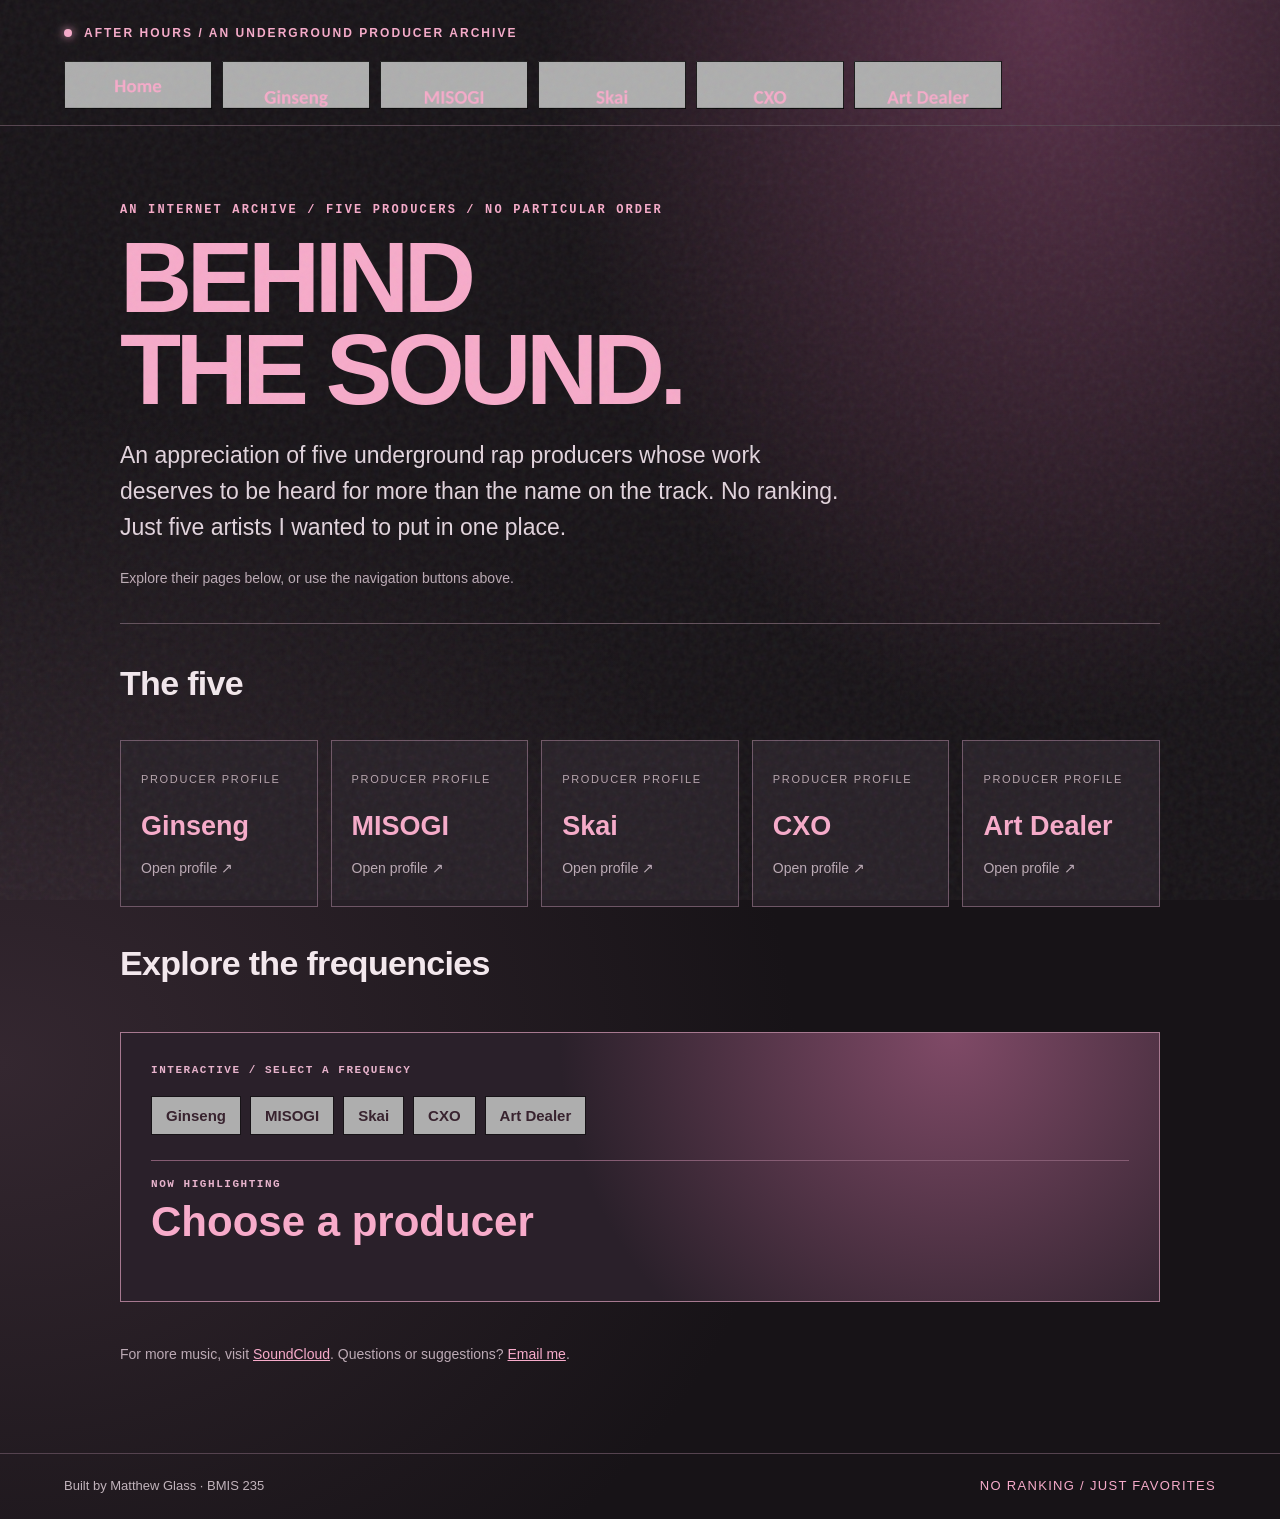
<file: index.html>
<!DOCTYPE html>
<!--
  Author: Matthew Glass
  GU username: mglass2
  Course: BMIS 235 - HTML-3
-->
<html lang="en">
<head>
  <meta charset="utf-8">
  <meta name="author" content="Matthew Glass">
  <meta name="viewport" content="width=device-width, initial-scale=1.0">
  <title>Behind the Sound | Home</title>
  <link rel="stylesheet" href="styles.css">
</head>
<body>
  <header class="site-header">
    <div class="site-id"><span class="light-dot"></span> AFTER HOURS / AN UNDERGROUND PRODUCER ARCHIVE</div>
    <nav aria-label="Producer navigation">
      <a href="index.html"><img src="img/home.png" alt="Home" width="165" height="54"></a>
      <a href="ginseng.html"><img src="img/ginseng.png" alt="Ginseng" width="165" height="54"></a>
      <a href="misogi.html"><img src="img/misogi.png" alt="MISOGI" width="165" height="54"></a>
      <a href="skai.html"><img src="img/skai.png" alt="Skai" width="165" height="54"></a>
      <a href="cxo.html"><img src="img/cxo.png" alt="CXO" width="165" height="54"></a>
      <a href="art-dealer.html"><img src="img/art-dealer.png" alt="Art Dealer" width="165" height="54"></a>
    </nav>
  </header>

  <main>
    <p class="eyebrow">AN INTERNET ARCHIVE / FIVE PRODUCERS / NO PARTICULAR ORDER</p>
    <h1>BEHIND<br>THE SOUND.</h1>
    <p class="lead">An appreciation of five underground rap producers whose work deserves to be heard for more than the name on the track. No ranking. Just five artists I wanted to put in one place.</p>
    <p class="small">Explore their pages below, or use the navigation buttons above.</p>
    <hr class="rule">
    <h2>The five</h2>
    <div class="producer-grid">
      <a class="producer-card" href="ginseng.html"><span class="label">PRODUCER PROFILE</span><strong>Ginseng</strong><span class="small">Open profile ↗</span></a>
      <a class="producer-card" href="misogi.html"><span class="label">PRODUCER PROFILE</span><strong>MISOGI</strong><span class="small">Open profile ↗</span></a>
      <a class="producer-card" href="skai.html"><span class="label">PRODUCER PROFILE</span><strong>Skai</strong><span class="small">Open profile ↗</span></a>
      <a class="producer-card" href="cxo.html"><span class="label">PRODUCER PROFILE</span><strong>CXO</strong><span class="small">Open profile ↗</span></a>
      <a class="producer-card" href="art-dealer.html"><span class="label">PRODUCER PROFILE</span><strong>Art Dealer</strong><span class="small">Open profile ↗</span></a>
    </div>
    <h2>Explore the frequencies</h2>
  <div class="showcase">
    <!-- HTML: five clickable buttons and a details panel -->
    <div class="showcase-inner">
      <div class="showcase-label">INTERACTIVE / SELECT A FREQUENCY</div>
      <div class="showcase-options" aria-label="Choose a producer">
        <button type="button" data-producer="Ginseng" data-page="ginseng.html">Ginseng</button>
        <button type="button" data-producer="MISOGI" data-page="misogi.html">MISOGI</button>
        <button type="button" data-producer="Skai" data-page="skai.html">Skai</button>
        <button type="button" data-producer="CXO" data-page="cxo.html">CXO</button>
        <button type="button" data-producer="Art Dealer" data-page="art-dealer.html">Art Dealer</button>
      </div>
      <div class="showcase-output" aria-live="polite">
        <span class="showcase-sub">NOW HIGHLIGHTING</span>
        <strong class="showcase-name">Choose a producer</strong>
        <a class="showcase-link" href="ginseng.html" hidden>Read producer profile ↗</a>
      </div>
    </div>
    <!-- CSS: scoped to .showcase, so it won't affect other parts of the site -->
    <style>
      .showcase { margin: 42px 0; max-width: 100%; }
      .showcase .showcase-inner { padding: clamp(15px, 3vw, 30px); border: 1px solid #a77990; background: radial-gradient(circle at 80% 0%, #804a67, transparent 45%), #2a202a; min-height: 270px; }
      .showcase .showcase-label, .showcase .showcase-sub { font: 700 11px/1.4 monospace; letter-spacing: .14em; color: #e7b3cc; }
      .showcase .showcase-options { display: flex; flex-wrap: wrap; gap: 9px; margin: 18px 0 25px; }
      .showcase .showcase-options button { font: 700 15px 'Arial Narrow', Arial, sans-serif; background: #aeaeae; color: #38232f; border: 1px solid #171317; padding: 10px 14px; cursor: pointer; border-radius: 0; }
      .showcase .showcase-options button:hover, .showcase .showcase-options button[aria-pressed="true"] { color: #171317; background: #f7abca; }
      .showcase .showcase-output { display: grid; gap: 8px; border-top: 1px solid #855c73; padding-top: 16px; }
      .showcase .showcase-name { font-size: clamp(25px, 4vw, 42px); color: #f7abca; line-height: 1; }
      .showcase .showcase-link { color: #f4d8e5; width: fit-content; font-size: 14px; }
      .showcase .showcase-link[hidden] { display: none; }
    </style>
    <!-- JavaScript: change the highlighted producer on click -->
    <script>
      (function () {
        const box = document.querySelector('.showcase');
        const buttons = box.querySelectorAll('[data-producer]');
        const name = box.querySelector('.showcase-name');
        const link = box.querySelector('.showcase-link');
        buttons.forEach((button) => {
          button.addEventListener('click', () => {
            buttons.forEach((other) => other.setAttribute('aria-pressed', 'false'));
            button.setAttribute('aria-pressed', 'true');
            name.textContent = button.dataset.producer;
            link.href = button.dataset.page;
            link.hidden = false;
          });
        });
      })();
    </script>
  </div>

    <p class="small">For more music, visit <a href="https://soundcloud.com/">SoundCloud</a>. Questions or suggestions? <a href="mailto:mglass2@zagmail.gonzaga.edu">Email me</a>.</p>
  </main>

  <footer>Built by Matthew Glass &middot; BMIS 235 <span>NO RANKING / JUST FAVORITES</span></footer>
</body>
</html>
</file>
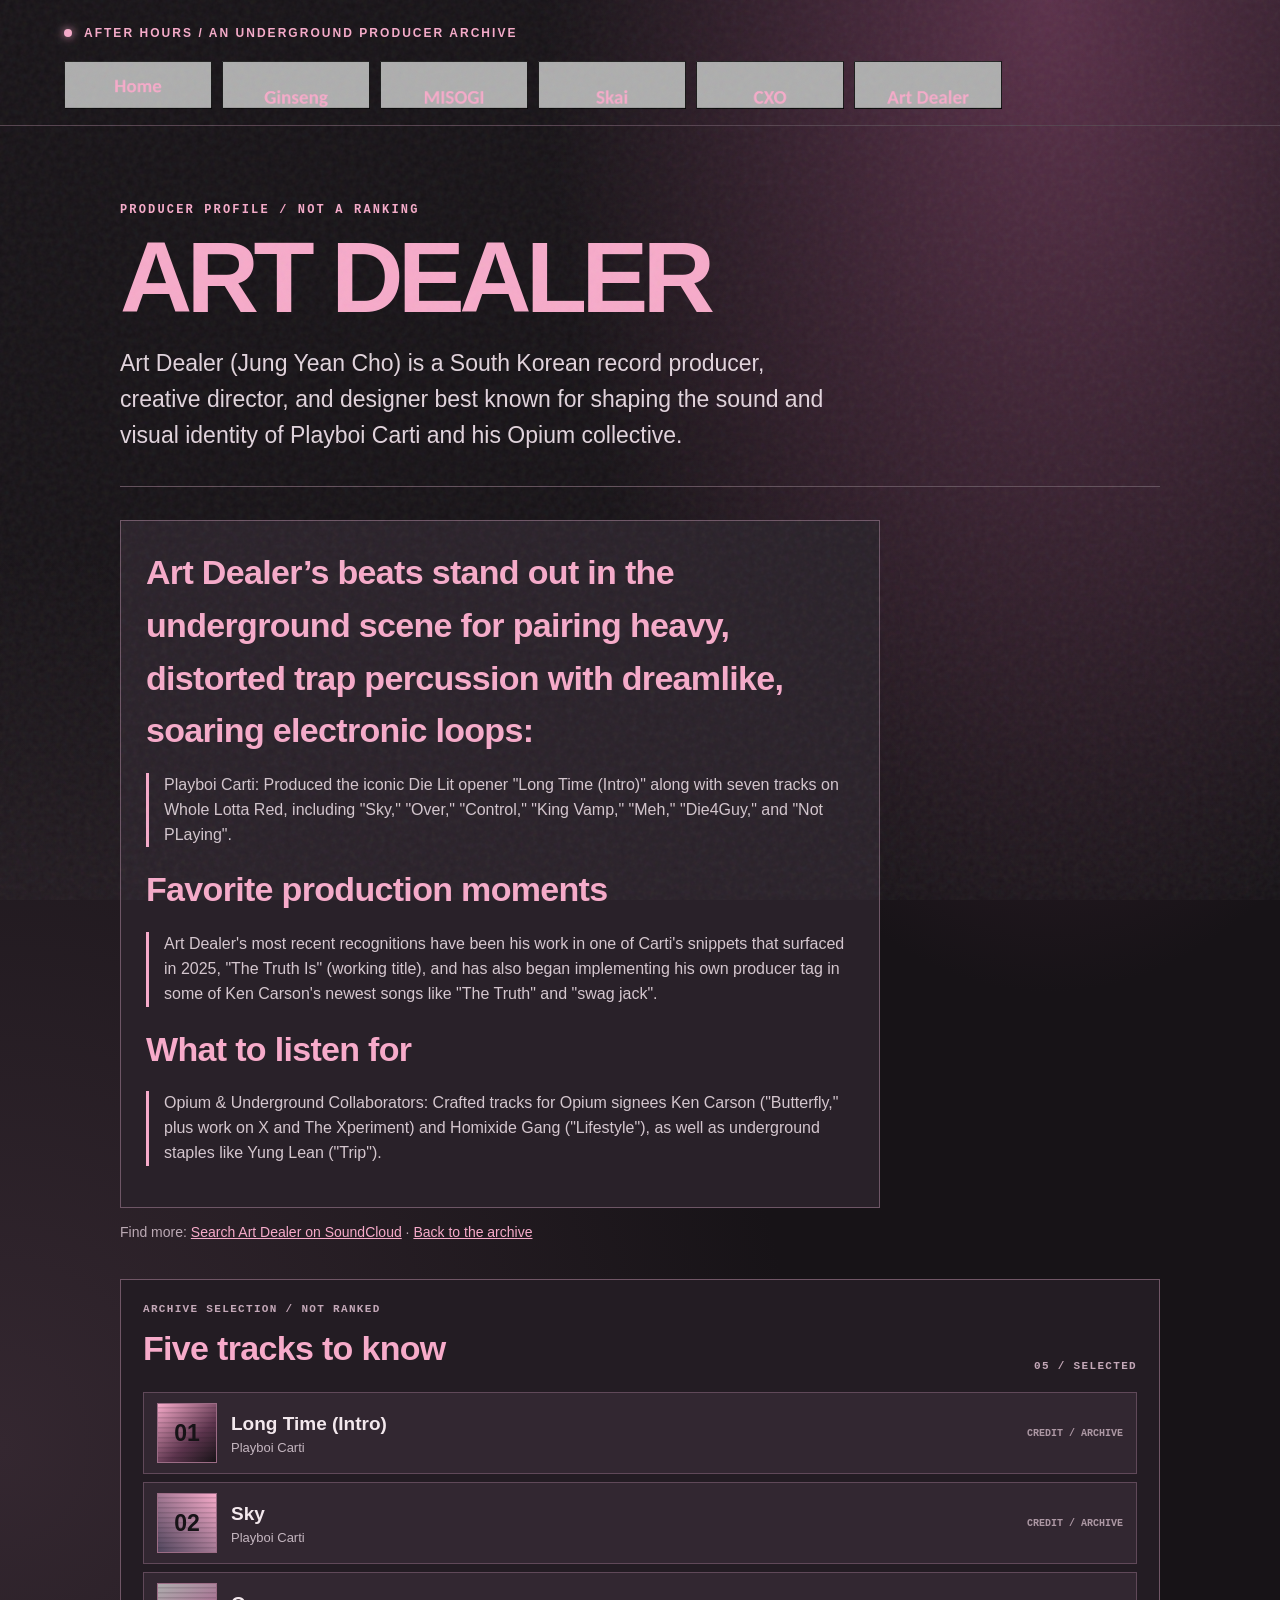
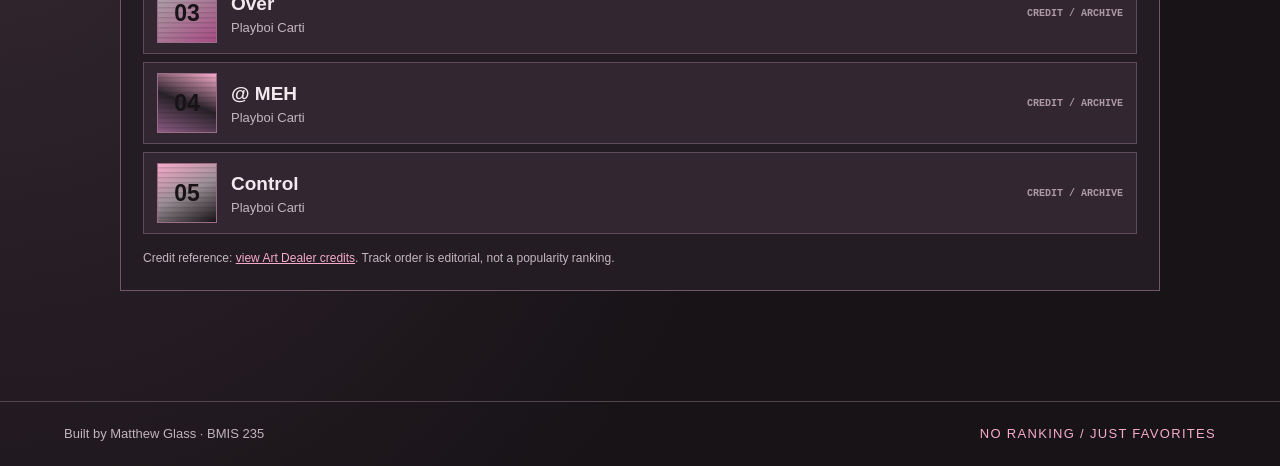
<file: art-dealer.html>
<!DOCTYPE html>
<!--
  Author: Matthew Glass
  GU username: mglass2
  Course: BMIS 235 - HTML-3
-->
<html lang="en">
<head>
  <meta charset="utf-8">
  <meta name="author" content="Matthew Glass">
  <meta name="viewport" content="width=device-width, initial-scale=1.0">
  <title>Art Dealer | Behind the Sound</title>
  <link rel="stylesheet" href="styles.css">
</head>
<body>
  <header class="site-header">
    <div class="site-id"><span class="light-dot"></span> AFTER HOURS / AN UNDERGROUND PRODUCER ARCHIVE</div>
    <nav aria-label="Producer navigation">
      <a href="index.html"><img src="img/home.png" alt="Home" width="165" height="54"></a>
      <a href="ginseng.html"><img src="img/ginseng.png" alt="Ginseng" width="165" height="54"></a>
      <a href="misogi.html"><img src="img/misogi.png" alt="MISOGI" width="165" height="54"></a>
      <a href="skai.html"><img src="img/skai.png" alt="Skai" width="165" height="54"></a>
      <a href="cxo.html"><img src="img/cxo.png" alt="CXO" width="165" height="54"></a>
      <a href="art-dealer.html"><img src="img/art-dealer.png" alt="Art Dealer" width="165" height="54"></a>
    </nav>
  </header>

  <main>
    <p class="eyebrow">PRODUCER PROFILE / NOT A RANKING</p>
    <h1>Art Dealer</h1>
    <p class="lead">Art Dealer (Jung Yean Cho) is a South Korean record producer, creative director, and designer best known for shaping the sound and visual identity of Playboi Carti and his Opium collective.</p>
    <hr class="rule">
    <div class="profile-panel">
      <h2>Art Dealer’s beats stand out in the underground scene for pairing heavy, distorted trap percussion with dreamlike, soaring electronic loops:</h2>
      <p class="fill-in">Playboi Carti: Produced the iconic Die Lit opener "Long Time (Intro)" along with seven tracks on Whole Lotta Red, including "Sky," "Over," "Control," "King Vamp," "Meh," "Die4Guy," and "Not PLaying".</p>
      <h2>Favorite production moments</h2>
      <p class="fill-in">Art Dealer's most recent recognitions have been his work in one of Carti's snippets that surfaced in 2025, "The Truth Is" (working title), and has also began implementing his own producer tag in some of Ken Carson's newest songs like "The Truth" and "swag jack".</p>
      <h2>What to listen for</h2>
      <p class="fill-in">Opium & Underground Collaborators: Crafted tracks for Opium signees Ken Carson ("Butterfly," plus work on X and The Xperiment) and Homixide Gang ("Lifestyle"), as well as underground staples like Yung Lean ("Trip").</p>
    </div>
    <p class="small">Find more: <a href="https://soundcloud.com/search?q=art-dealer" target="_blank" rel="noopener noreferrer">Search Art Dealer on SoundCloud</a> · <a href="index.html">Back to the archive</a></p>
    <!-- Five highlighted tracks for Art Dealer; titles are not a ranking. -->
<section class="track-gallery" aria-label="Five highlighted tracks">
  <div class="track-gallery-heading">
    <div><p class="track-kicker">ARCHIVE SELECTION / NOT RANKED</p><h2>Five tracks to know</h2></div>
    <span class="track-count">05 / SELECTED</span>
  </div>
  <div class="track-list">
    <article class="track-item">
      <div class="track-art track-art-1" aria-hidden="true"><span>01</span></div>
      <div class="track-meta"><strong>Long Time (Intro)</strong><span>Playboi Carti</span></div>
      <span class="track-side">CREDIT / ARCHIVE</span>
    </article>
    <article class="track-item">
      <div class="track-art track-art-2" aria-hidden="true"><span>02</span></div>
      <div class="track-meta"><strong>Sky</strong><span>Playboi Carti</span></div>
      <span class="track-side">CREDIT / ARCHIVE</span>
    </article>
    <article class="track-item">
      <div class="track-art track-art-3" aria-hidden="true"><span>03</span></div>
      <div class="track-meta"><strong>Over</strong><span>Playboi Carti</span></div>
      <span class="track-side">CREDIT / ARCHIVE</span>
    </article>
    <article class="track-item">
      <div class="track-art track-art-4" aria-hidden="true"><span>04</span></div>
      <div class="track-meta"><strong>@ MEH</strong><span>Playboi Carti</span></div>
      <span class="track-side">CREDIT / ARCHIVE</span>
    </article>
    <article class="track-item">
      <div class="track-art track-art-5" aria-hidden="true"><span>05</span></div>
      <div class="track-meta"><strong>Control</strong><span>Playboi Carti</span></div>
      <span class="track-side">CREDIT / ARCHIVE</span>
    </article>
  </div>
  <p class="track-source">Credit reference: <a href="https://readdork.com/credits/art-dealer" target="_blank" rel="noopener noreferrer">view Art Dealer credits</a>. Track order is editorial, not a popularity ranking.</p>
</section>
  </main>

  <footer>Built by Matthew Glass &middot; BMIS 235 <span>NO RANKING / JUST FAVORITES</span></footer>
</body>
</html>
</file>
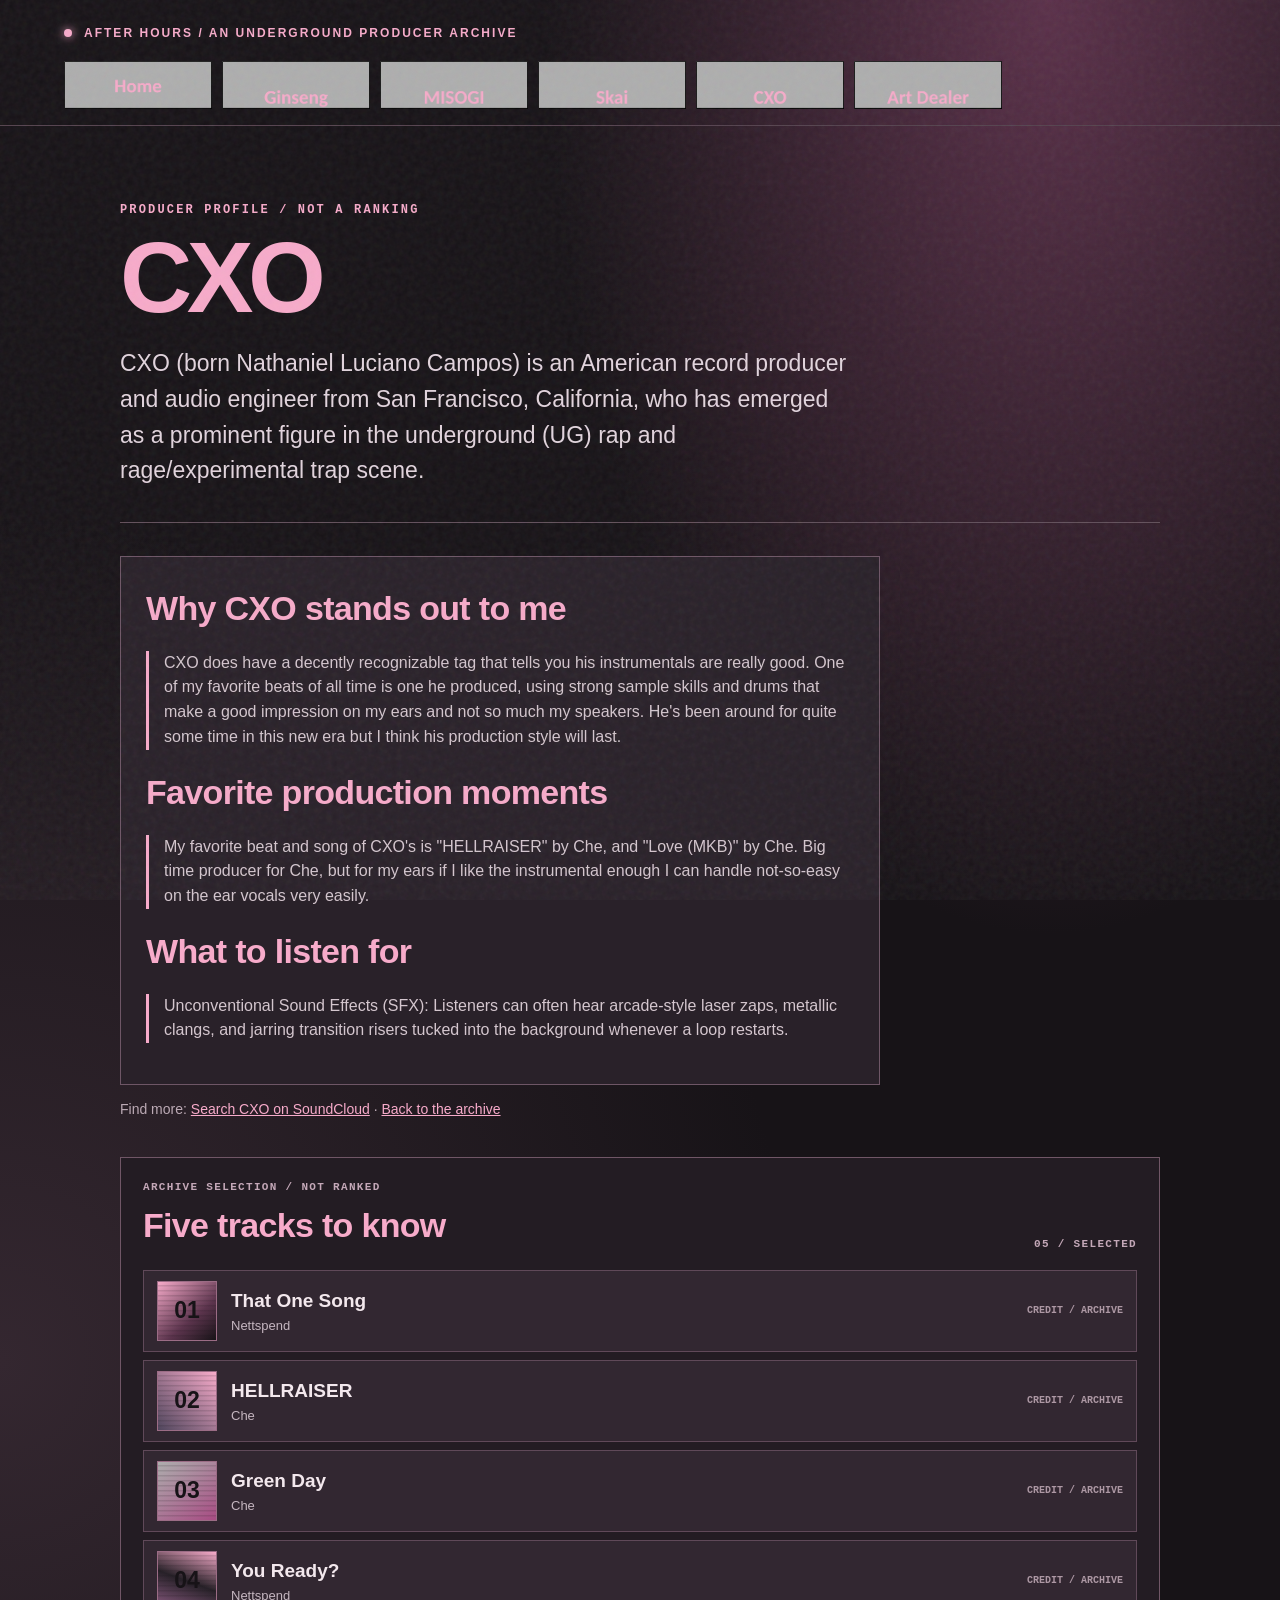
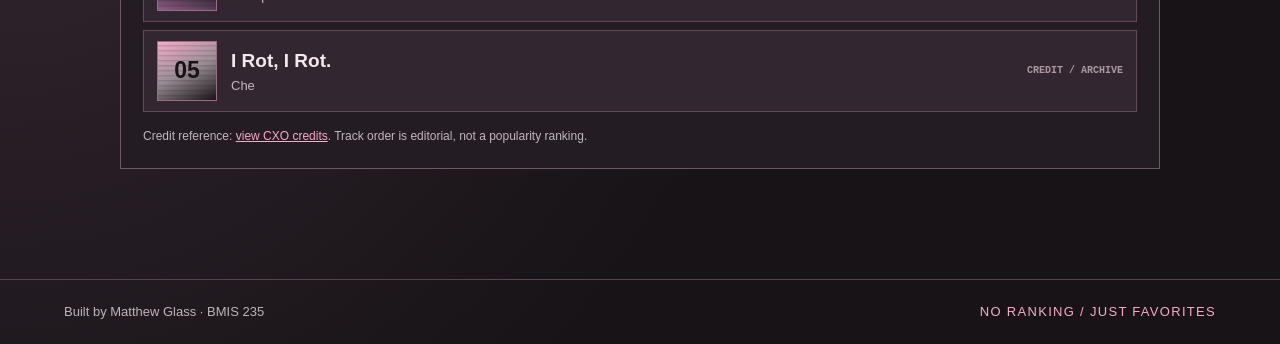
<file: cxo.html>
<!DOCTYPE html>
<!--
  Author: Matthew Glass
  GU username: mglass2
  Course: BMIS 235 - HTML-3
-->
<html lang="en">
<head>
  <meta charset="utf-8">
  <meta name="author" content="Matthew Glass">
  <meta name="viewport" content="width=device-width, initial-scale=1.0">
  <title>CXO | Behind the Sound</title>
  <link rel="stylesheet" href="styles.css">
</head>
<body>
  <header class="site-header">
    <div class="site-id"><span class="light-dot"></span> AFTER HOURS / AN UNDERGROUND PRODUCER ARCHIVE</div>
    <nav aria-label="Producer navigation">
      <a href="index.html"><img src="img/home.png" alt="Home" width="165" height="54"></a>
      <a href="ginseng.html"><img src="img/ginseng.png" alt="Ginseng" width="165" height="54"></a>
      <a href="misogi.html"><img src="img/misogi.png" alt="MISOGI" width="165" height="54"></a>
      <a href="skai.html"><img src="img/skai.png" alt="Skai" width="165" height="54"></a>
      <a href="cxo.html"><img src="img/cxo.png" alt="CXO" width="165" height="54"></a>
      <a href="art-dealer.html"><img src="img/art-dealer.png" alt="Art Dealer" width="165" height="54"></a>
    </nav>
  </header>

  <main>
    <p class="eyebrow">PRODUCER PROFILE / NOT A RANKING</p>
    <h1>CXO</h1>
    <p class="lead">CXO (born Nathaniel Luciano Campos) is an American record producer and audio engineer from San Francisco, California, who has emerged as a prominent figure in the underground (UG) rap and rage/experimental trap scene.</p>
    <hr class="rule">
    <div class="profile-panel">
      <h2>Why CXO stands out to me</h2>
      <p class="fill-in">CXO does have a decently recognizable tag that tells you his instrumentals are really good. One of my favorite beats of all time is one he produced, using strong sample skills and drums that make a good impression on my ears and not so much my speakers. He's been around for quite some time in this new era but I think his production style will last.</p>
      <h2>Favorite production moments</h2>
      <p class="fill-in">My favorite beat and song of CXO's is "HELLRAISER" by Che, and "Love (MKB)" by Che. Big time producer for Che, but for my ears if I like the instrumental enough I can handle not-so-easy on the ear vocals very easily.</p>
      <h2>What to listen for</h2>
      <p class="fill-in">Unconventional Sound Effects (SFX): Listeners can often hear arcade-style laser zaps, metallic clangs, and jarring transition risers tucked into the background whenever a loop restarts.</p>
    </div>
    <p class="small">Find more: <a href="https://soundcloud.com/search?q=cxo" target="_blank" rel="noopener noreferrer">Search CXO on SoundCloud</a> · <a href="index.html">Back to the archive</a></p>
    <!-- Five highlighted tracks for CXO; titles are not a ranking. -->
<section class="track-gallery" aria-label="Five highlighted tracks">
  <div class="track-gallery-heading">
    <div><p class="track-kicker">ARCHIVE SELECTION / NOT RANKED</p><h2>Five tracks to know</h2></div>
    <span class="track-count">05 / SELECTED</span>
  </div>
  <div class="track-list">
    <article class="track-item">
      <div class="track-art track-art-1" aria-hidden="true"><span>01</span></div>
      <div class="track-meta"><strong>That One Song</strong><span>Nettspend</span></div>
      <span class="track-side">CREDIT / ARCHIVE</span>
    </article>
    <article class="track-item">
      <div class="track-art track-art-2" aria-hidden="true"><span>02</span></div>
      <div class="track-meta"><strong>HELLRAISER</strong><span>Che</span></div>
      <span class="track-side">CREDIT / ARCHIVE</span>
    </article>
    <article class="track-item">
      <div class="track-art track-art-3" aria-hidden="true"><span>03</span></div>
      <div class="track-meta"><strong>Green Day</strong><span>Che</span></div>
      <span class="track-side">CREDIT / ARCHIVE</span>
    </article>
    <article class="track-item">
      <div class="track-art track-art-4" aria-hidden="true"><span>04</span></div>
      <div class="track-meta"><strong>You Ready?</strong><span>Nettspend</span></div>
      <span class="track-side">CREDIT / ARCHIVE</span>
    </article>
    <article class="track-item">
      <div class="track-art track-art-5" aria-hidden="true"><span>05</span></div>
      <div class="track-meta"><strong>I Rot, I Rot.</strong><span>Che</span></div>
      <span class="track-side">CREDIT / ARCHIVE</span>
    </article>
  </div>
  <p class="track-source">Credit reference: <a href="https://readdork.com/credits/cxo" target="_blank" rel="noopener noreferrer">view CXO credits</a>. Track order is editorial, not a popularity ranking.</p>
</section>

  </main>

  <footer>Built by Matthew Glass &middot; BMIS 235 <span>NO RANKING / JUST FAVORITES</span></footer>
</body>
</html>
</file>
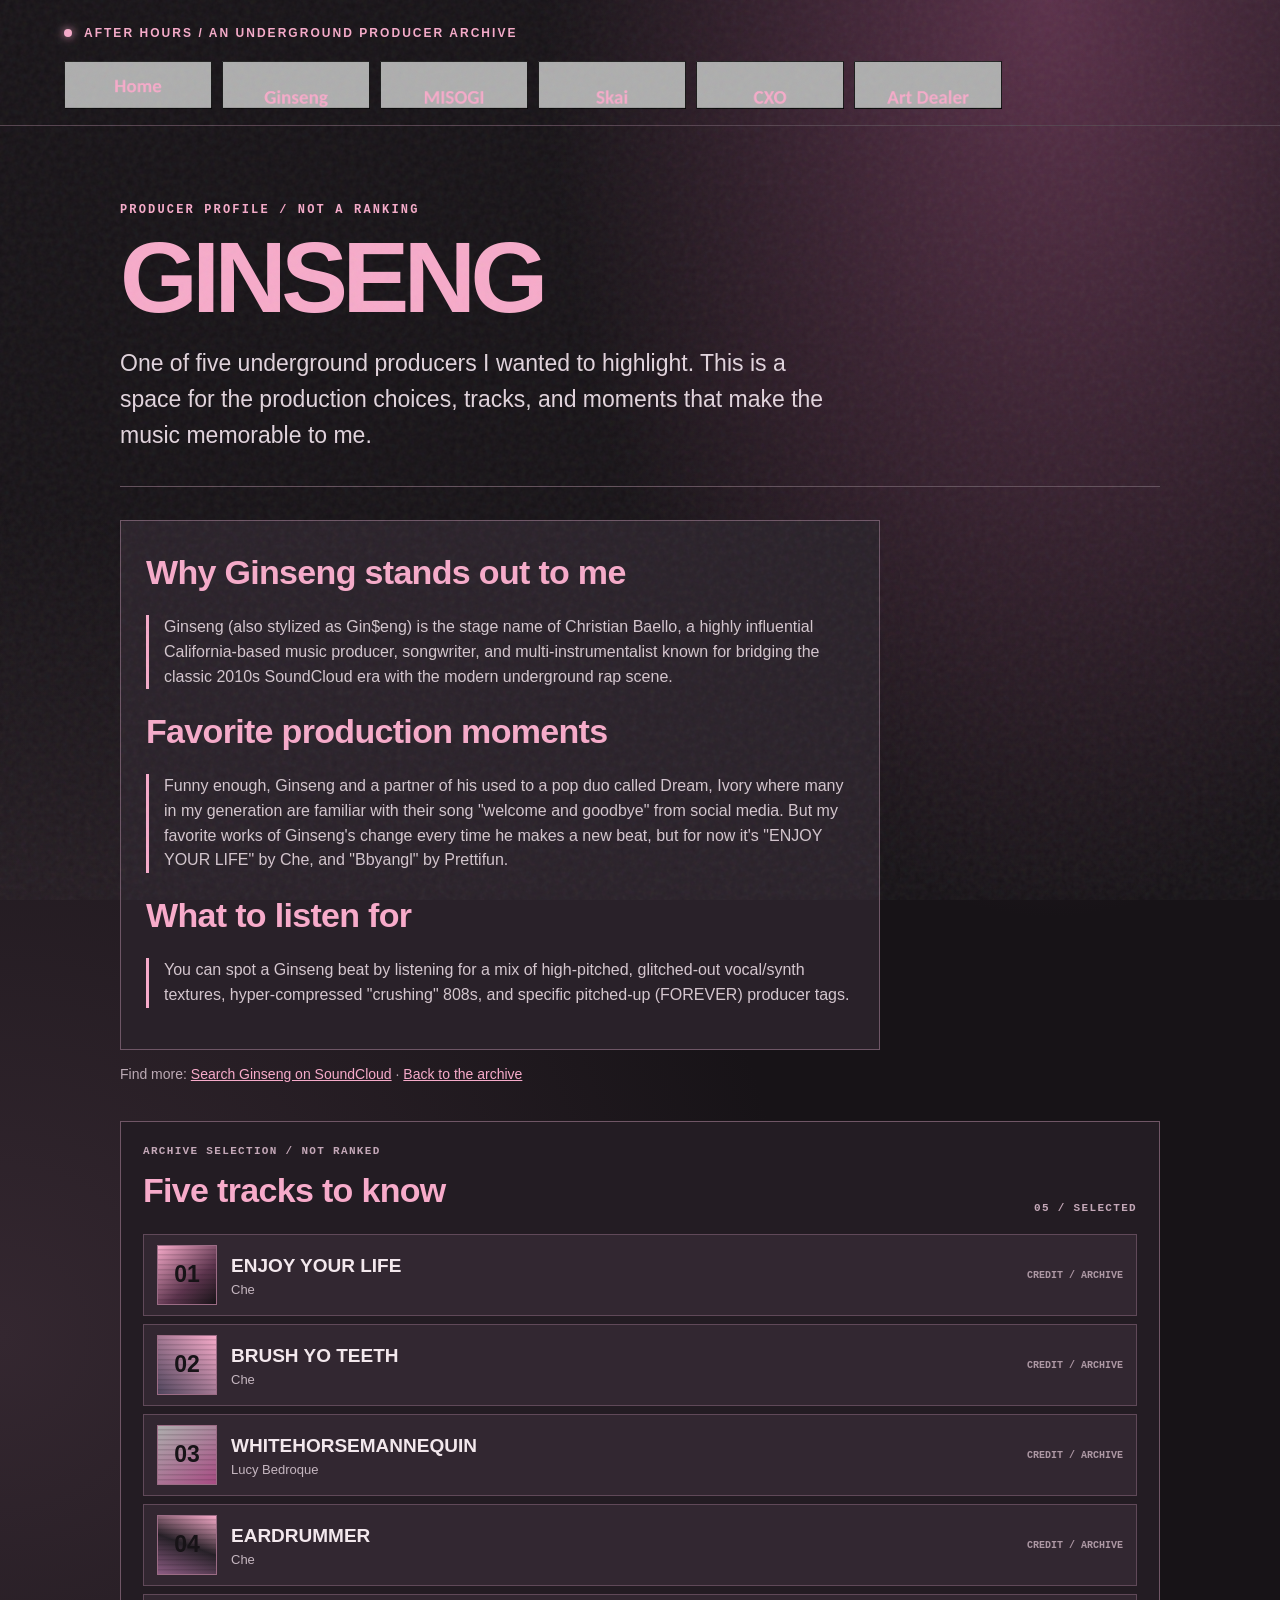
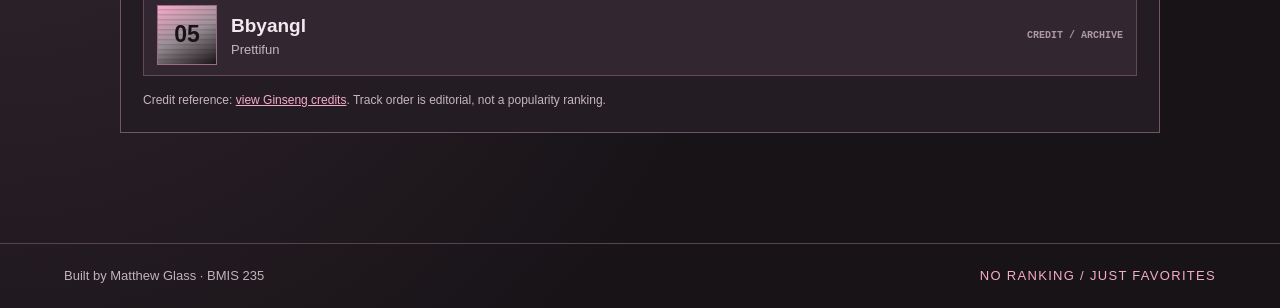
<file: ginseng.html>
<!DOCTYPE html>
<!--
  Author: Matthew Glass
  GU username: mglass2
  Course: BMIS 235 - HTML-3
-->
<html lang="en">
<head>
  <meta charset="utf-8">
  <meta name="author" content="Matthew Glass">
  <meta name="viewport" content="width=device-width, initial-scale=1.0">
  <title>Ginseng | Behind the Sound</title>
  <link rel="stylesheet" href="styles.css">
</head>
<body>
  <header class="site-header">
    <div class="site-id"><span class="light-dot"></span> AFTER HOURS / AN UNDERGROUND PRODUCER ARCHIVE</div>
    <nav aria-label="Producer navigation">
      <a href="index.html"><img src="img/home.png" alt="Home" width="165" height="54"></a>
      <a href="ginseng.html"><img src="img/ginseng.png" alt="Ginseng" width="165" height="54"></a>
      <a href="misogi.html"><img src="img/misogi.png" alt="MISOGI" width="165" height="54"></a>
      <a href="skai.html"><img src="img/skai.png" alt="Skai" width="165" height="54"></a>
      <a href="cxo.html"><img src="img/cxo.png" alt="CXO" width="165" height="54"></a>
      <a href="art-dealer.html"><img src="img/art-dealer.png" alt="Art Dealer" width="165" height="54"></a>
    </nav>
  </header>

  <main>
    <p class="eyebrow">PRODUCER PROFILE / NOT A RANKING</p>
    <h1>Ginseng</h1>
    <p class="lead">One of five underground producers I wanted to highlight. This is a space for the production choices, tracks, and moments that make the music memorable to me.</p>
    <hr class="rule">
    <div class="profile-panel">
      <h2>Why Ginseng stands out to me</h2>
      <p class="fill-in">Ginseng (also stylized as Gin$eng) is the stage name of Christian Baello, a highly influential California-based music producer, songwriter, and multi-instrumentalist known for bridging the classic 2010s SoundCloud era with the modern underground rap scene.</p>
      <h2>Favorite production moments</h2>
      <p class="fill-in">Funny enough, Ginseng and a partner of his used to a pop duo called Dream, Ivory where many in my generation are familiar with their song "welcome and goodbye" from social media. But my favorite works of Ginseng's change every time he makes a new beat, but for now it's "ENJOY YOUR LIFE" by Che, and "Bbyangl" by Prettifun.</p>
      <h2>What to listen for</h2>
      <p class="fill-in">You can spot a Ginseng beat by listening for a mix of high-pitched, glitched-out vocal/synth textures, hyper-compressed "crushing" 808s, and specific pitched-up (FOREVER) producer tags.</p>
    </div>
    <p class="small">Find more: <a href="https://soundcloud.com/search?q=ginseng" target="_blank" rel="noopener noreferrer">Search Ginseng on SoundCloud</a> · <a href="index.html">Back to the archive</a></p>
    <!-- Five highlighted tracks for Ginseng; titles are not a ranking. -->
<section class="track-gallery" aria-label="Five highlighted tracks">
  <div class="track-gallery-heading">
    <div><p class="track-kicker">ARCHIVE SELECTION / NOT RANKED</p><h2>Five tracks to know</h2></div>
    <span class="track-count">05 / SELECTED</span>
  </div>
  <div class="track-list">
    <article class="track-item">
      <div class="track-art track-art-1" aria-hidden="true"><span>01</span></div>
      <div class="track-meta"><strong>ENJOY YOUR LIFE</strong><span>Che</span></div>
      <span class="track-side">CREDIT / ARCHIVE</span>
    </article>
    <article class="track-item">
      <div class="track-art track-art-2" aria-hidden="true"><span>02</span></div>
      <div class="track-meta"><strong>BRUSH YO TEETH</strong><span>Che</span></div>
      <span class="track-side">CREDIT / ARCHIVE</span>
    </article>
    <article class="track-item">
      <div class="track-art track-art-3" aria-hidden="true"><span>03</span></div>
      <div class="track-meta"><strong>WHITEHORSEMANNEQUIN</strong><span>Lucy Bedroque</span></div>
      <span class="track-side">CREDIT / ARCHIVE</span>
    </article>
    <article class="track-item">
      <div class="track-art track-art-4" aria-hidden="true"><span>04</span></div>
      <div class="track-meta"><strong>EARDRUMMER</strong><span>Che</span></div>
      <span class="track-side">CREDIT / ARCHIVE</span>
    </article>
    <article class="track-item">
      <div class="track-art track-art-5" aria-hidden="true"><span>05</span></div>
      <div class="track-meta"><strong>Bbyangl</strong><span>Prettifun</span></div>
      <span class="track-side">CREDIT / ARCHIVE</span>
    </article>
  </div>
  <p class="track-source">Credit reference: <a href="https://readdork.com/credits/ginseng" target="_blank" rel="noopener noreferrer">view Ginseng credits</a>. Track order is editorial, not a popularity ranking.</p>
</section>

  </main>

  <footer>Built by Matthew Glass &middot; BMIS 235 <span>NO RANKING / JUST FAVORITES</span></footer>
</body>
</html>
</file>
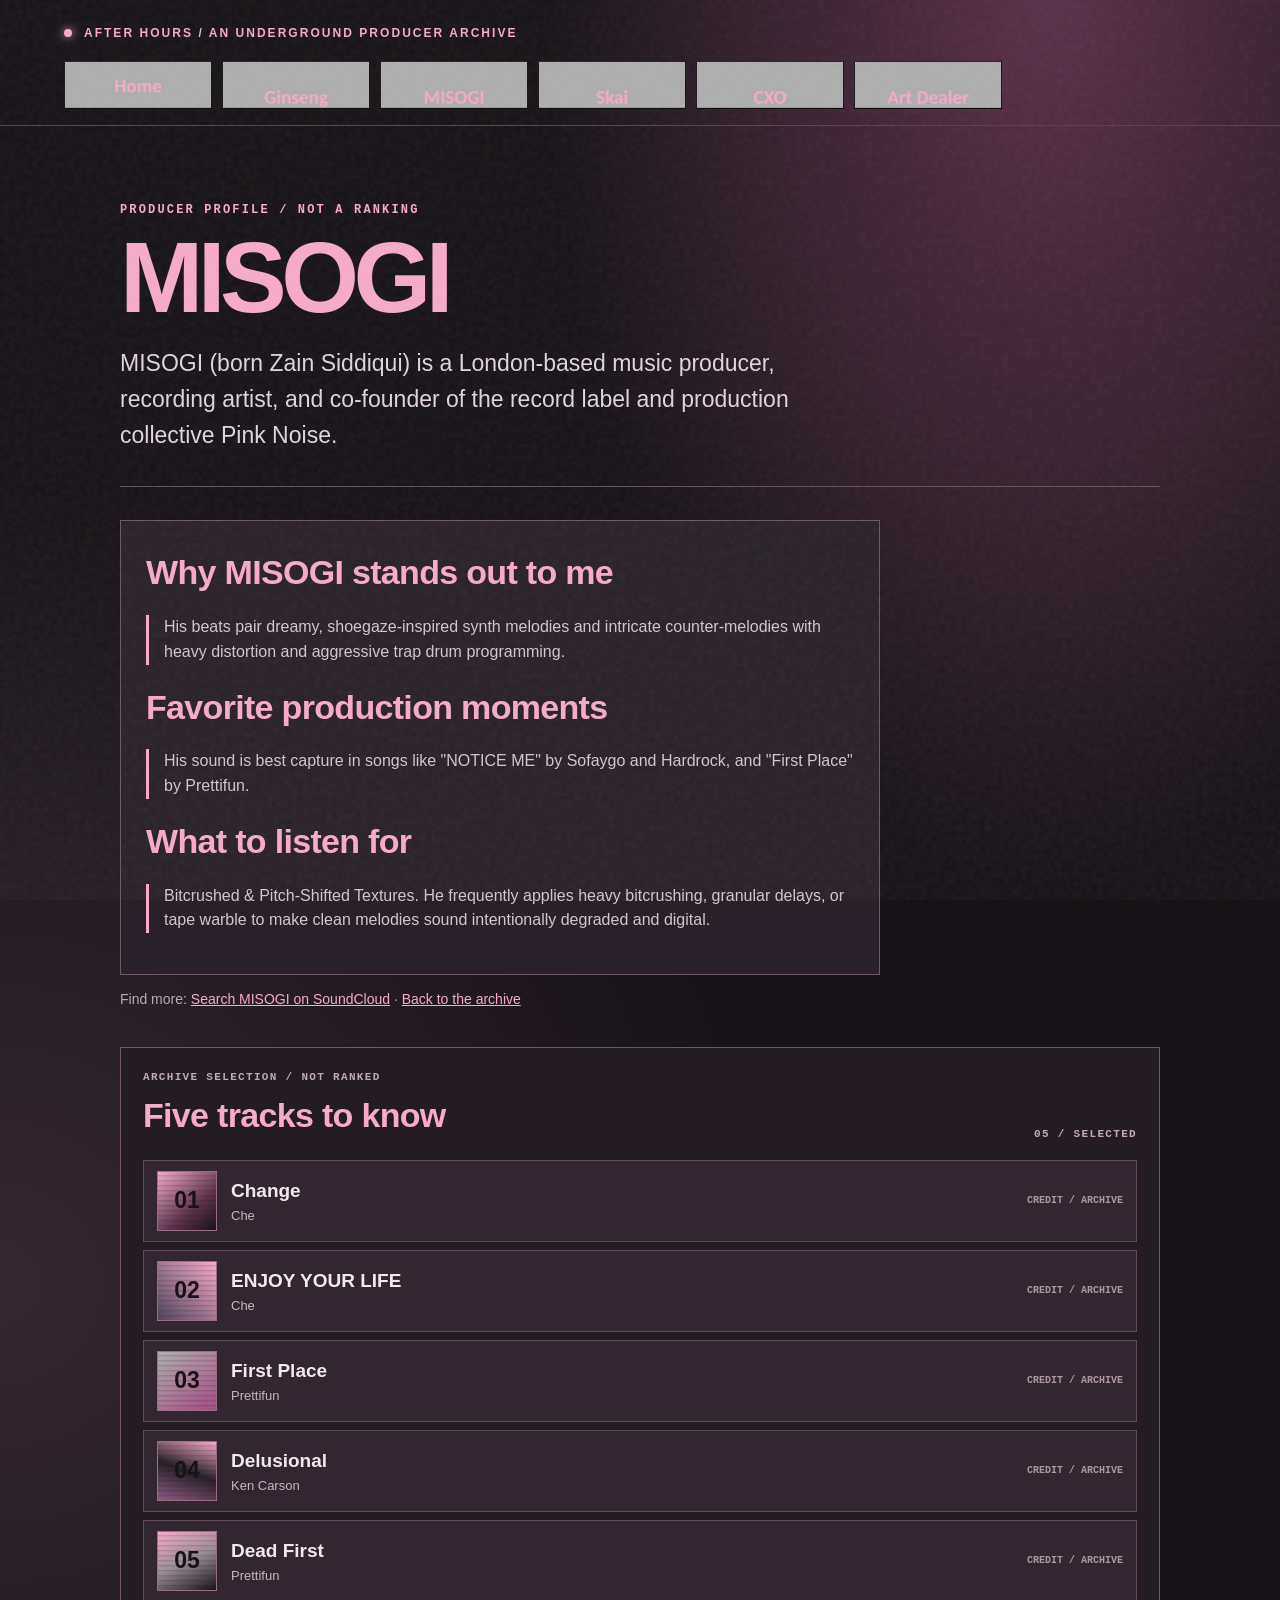
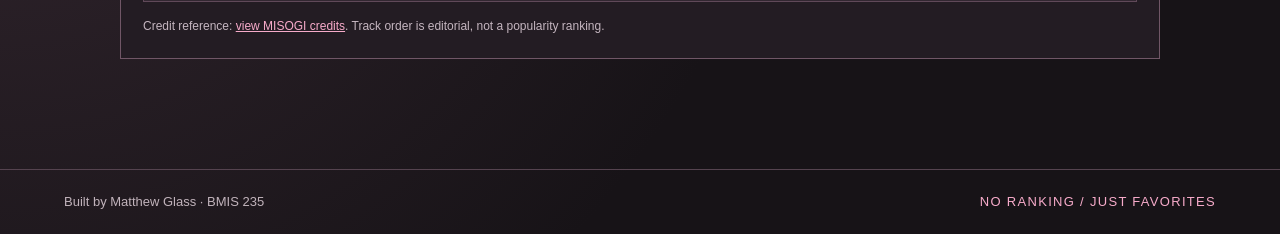
<file: misogi.html>
<!DOCTYPE html>
<!--
  Author: Matthew Glass
  GU username: mglass2
  Course: BMIS 235 - HTML-3
-->
<html lang="en">
<head>
  <meta charset="utf-8">
  <meta name="author" content="Matthew Glass">
  <meta name="viewport" content="width=device-width, initial-scale=1.0">
  <title>MISOGI | Behind the Sound</title>
  <link rel="stylesheet" href="styles.css">
</head>
<body>
  <header class="site-header">
    <div class="site-id"><span class="light-dot"></span> AFTER HOURS / AN UNDERGROUND PRODUCER ARCHIVE</div>
    <nav aria-label="Producer navigation">
      <a href="index.html"><img src="img/home.png" alt="Home" width="165" height="54"></a>
      <a href="ginseng.html"><img src="img/ginseng.png" alt="Ginseng" width="165" height="54"></a>
      <a href="misogi.html"><img src="img/misogi.png" alt="MISOGI" width="165" height="54"></a>
      <a href="skai.html"><img src="img/skai.png" alt="Skai" width="165" height="54"></a>
      <a href="cxo.html"><img src="img/cxo.png" alt="CXO" width="165" height="54"></a>
      <a href="art-dealer.html"><img src="img/art-dealer.png" alt="Art Dealer" width="165" height="54"></a>
    </nav>
  </header>

  <main>
    <p class="eyebrow">PRODUCER PROFILE / NOT A RANKING</p>
    <h1>MISOGI</h1>
    <p class="lead">MISOGI (born Zain Siddiqui) is a London-based music producer, recording artist, and co-founder of the record label and production collective Pink Noise.</p>
    <hr class="rule">
    <div class="profile-panel">
      <h2>Why MISOGI stands out to me</h2>
      <p class="fill-in">His beats pair dreamy, shoegaze-inspired synth melodies and intricate counter-melodies with heavy distortion and aggressive trap drum programming.</p>
      <h2>Favorite production moments</h2>
      <p class="fill-in">His sound is best capture in songs like "NOTICE ME" by Sofaygo and Hardrock, and "First Place" by Prettifun.</p>
      <h2>What to listen for</h2>
      <p class="fill-in">Bitcrushed & Pitch-Shifted Textures. He frequently applies heavy bitcrushing, granular delays, or tape warble to make clean melodies sound intentionally degraded and digital.</p>
    </div>
    <p class="small">Find more: <a href="https://soundcloud.com/search?q=misogi" target="_blank" rel="noopener noreferrer">Search MISOGI on SoundCloud</a> · <a href="index.html">Back to the archive</a></p>
    <!-- Five highlighted tracks for MISOGI; titles are not a ranking. -->
<section class="track-gallery" aria-label="Five highlighted tracks">
  <div class="track-gallery-heading">
    <div><p class="track-kicker">ARCHIVE SELECTION / NOT RANKED</p><h2>Five tracks to know</h2></div>
    <span class="track-count">05 / SELECTED</span>
  </div>
  <div class="track-list">
    <article class="track-item">
      <div class="track-art track-art-1" aria-hidden="true"><span>01</span></div>
      <div class="track-meta"><strong>Change </strong><span>Che</span></div>
      <span class="track-side">CREDIT / ARCHIVE</span>
    </article>
    <article class="track-item">
      <div class="track-art track-art-2" aria-hidden="true"><span>02</span></div>
      <div class="track-meta"><strong>ENJOY YOUR LIFE </strong><span>Che</span></div>
      <span class="track-side">CREDIT / ARCHIVE</span>
    </article>
    <article class="track-item">
      <div class="track-art track-art-3" aria-hidden="true"><span>03</span></div>
      <div class="track-meta"><strong>First Place </strong><span>Prettifun</span></div>
      <span class="track-side">CREDIT / ARCHIVE</span>
    </article>
    <article class="track-item">
      <div class="track-art track-art-4" aria-hidden="true"><span>04</span></div>
      <div class="track-meta"><strong>Delusional </strong><span>Ken Carson</span></div>
      <span class="track-side">CREDIT / ARCHIVE</span>
    </article>
    <article class="track-item">
      <div class="track-art track-art-5" aria-hidden="true"><span>05</span></div>
      <div class="track-meta"><strong>Dead First </strong><span>Prettifun</span></div>
      <span class="track-side">CREDIT / ARCHIVE</span>
    </article>
  </div>
  <p class="track-source">Credit reference: <a href="https://lyricsweb.com/artist/misogi" target="_blank" rel="noopener noreferrer">view MISOGI credits</a>. Track order is editorial, not a popularity ranking.</p>
</section>

  </main>

  <footer>Built by Matthew Glass &middot; BMIS 235 <span>NO RANKING / JUST FAVORITES</span></footer>
</body>
</html>
</file>
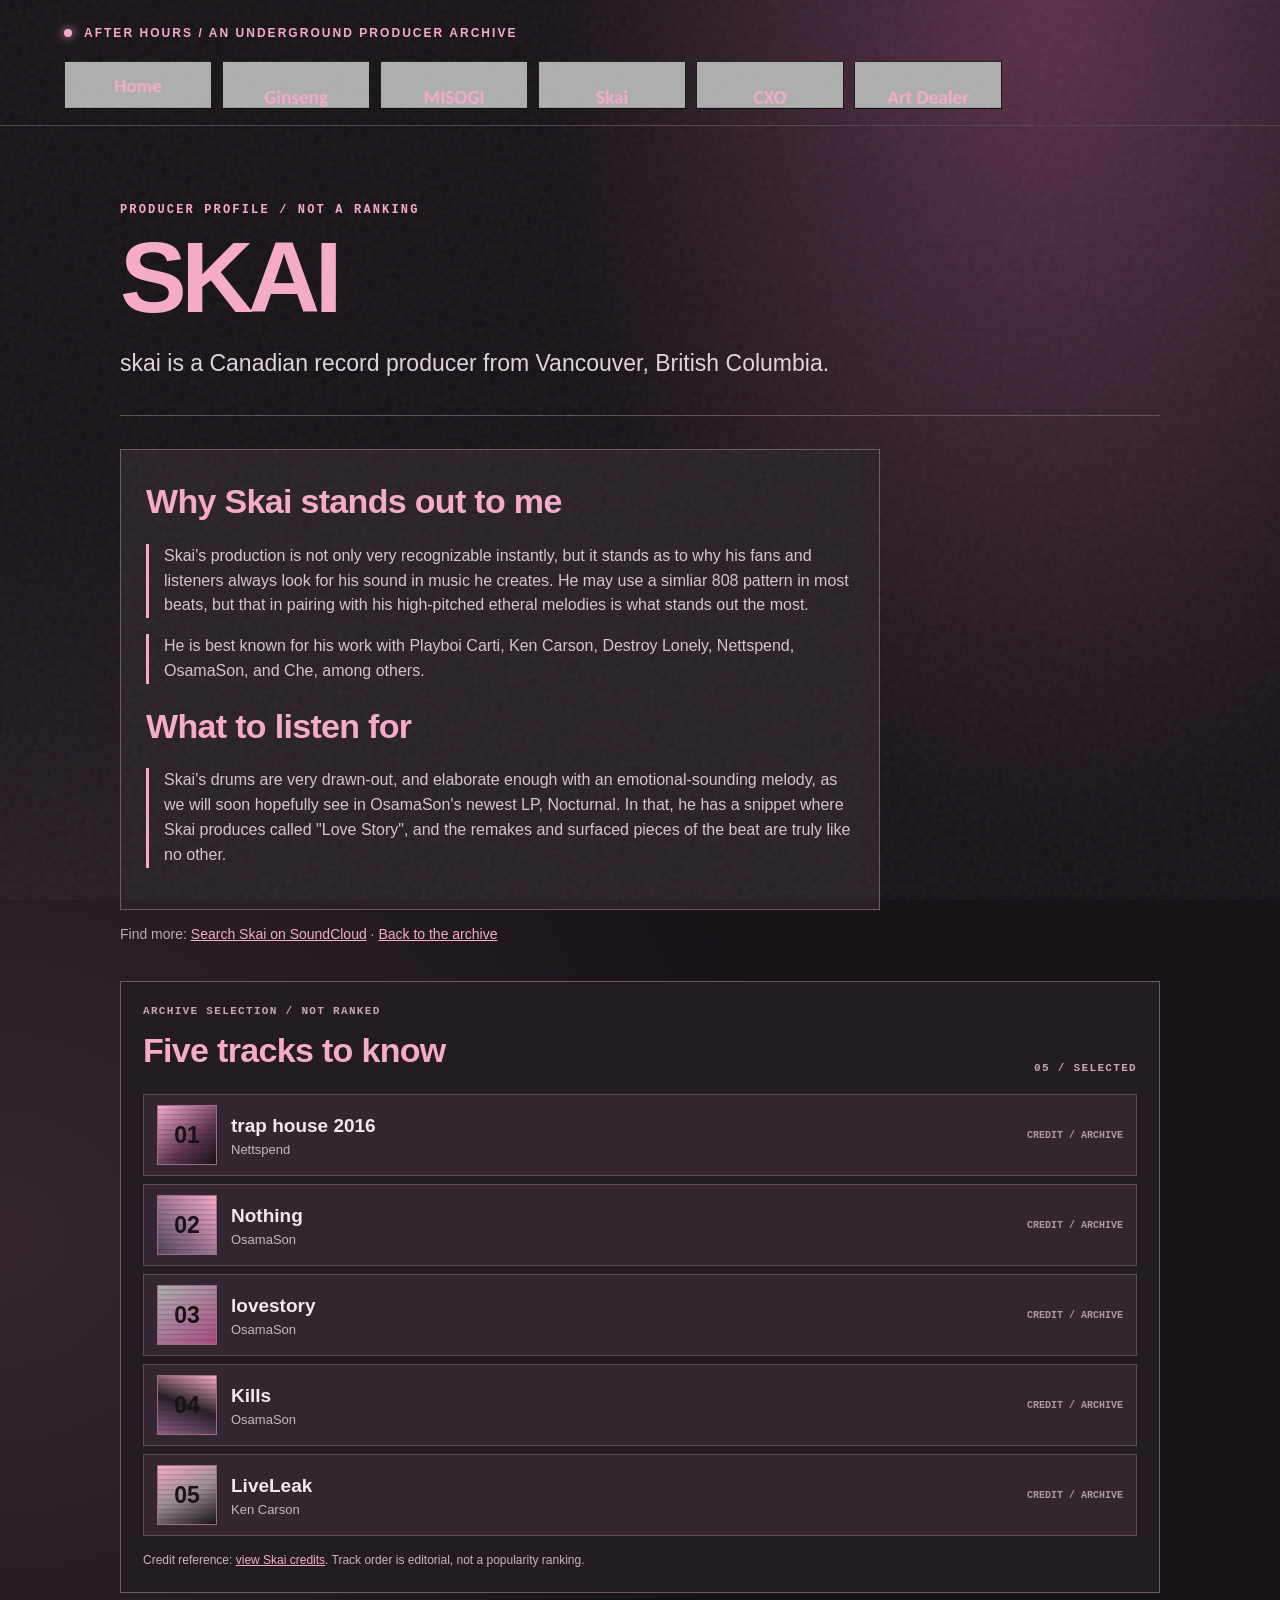
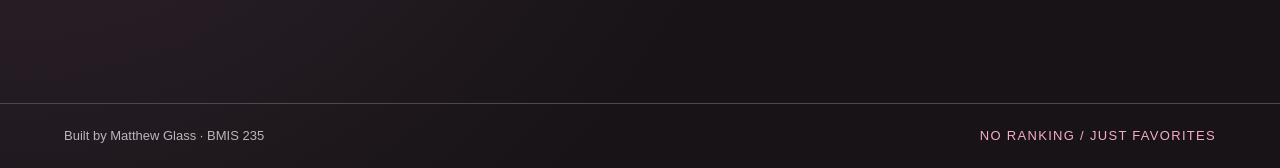
<file: skai.html>
<!DOCTYPE html>
<!--
  Author: Matthew Glass
  GU username: mglass2
  Course: BMIS 235 - HTML-3
-->
<html lang="en">
<head>
  <meta charset="utf-8">
  <meta name="author" content="Matthew Glass">
  <meta name="viewport" content="width=device-width, initial-scale=1.0">
  <title>Skai | Behind the Sound</title>
  <link rel="stylesheet" href="styles.css">
</head>
<body>
  <header class="site-header">
    <div class="site-id"><span class="light-dot"></span> AFTER HOURS / AN UNDERGROUND PRODUCER ARCHIVE</div>
    <nav aria-label="Producer navigation">
      <a href="index.html"><img src="img/home.png" alt="Home" width="165" height="54"></a>
      <a href="ginseng.html"><img src="img/ginseng.png" alt="Ginseng" width="165" height="54"></a>
      <a href="misogi.html"><img src="img/misogi.png" alt="MISOGI" width="165" height="54"></a>
      <a href="skai.html"><img src="img/skai.png" alt="Skai" width="165" height="54"></a>
      <a href="cxo.html"><img src="img/cxo.png" alt="CXO" width="165" height="54"></a>
      <a href="art-dealer.html"><img src="img/art-dealer.png" alt="Art Dealer" width="165" height="54"></a>
    </nav>
  </header>

  <main>
    <p class="eyebrow">PRODUCER PROFILE / NOT A RANKING</p>
    <h1>Skai</h1>
    <p class="lead">skai is a Canadian record producer from Vancouver, British Columbia.</p>
    <hr class="rule">
    <div class="profile-panel">
      <h2>Why Skai stands out to me</h2>
      <p class="fill-in">Skai's production is not only very recognizable instantly, but it stands as to why his fans and listeners always look for his sound in music he creates. He may use a simliar 808 pattern in most beats, but that in pairing with his high-pitched etheral melodies is what stands out the most.</h2>
      <p class="fill-in">He is best known for his work with Playboi Carti, Ken Carson, Destroy Lonely, Nettspend, OsamaSon, and Che, among others.</p>
      <h2>What to listen for</h2>
      <p class="fill-in">Skai's drums are very drawn-out, and elaborate enough with an emotional-sounding melody, as we will soon hopefully see in OsamaSon's newest LP, Nocturnal. In that, he has a snippet where Skai produces called "Love Story", and the remakes and surfaced pieces of the beat are truly like no other.</p>
    </div>
    <p class="small">Find more: <a href="https://soundcloud.com/search?q=skai" target="_blank" rel="noopener noreferrer">Search Skai on SoundCloud</a> · <a href="index.html">Back to the archive</a></p>
    <!-- Five highlighted tracks for Skai; titles are not a ranking. -->
<section class="track-gallery" aria-label="Five highlighted tracks">
  <div class="track-gallery-heading">
    <div><p class="track-kicker">ARCHIVE SELECTION / NOT RANKED</p><h2>Five tracks to know</h2></div>
    <span class="track-count">05 / SELECTED</span>
  </div>
  <div class="track-list">
    <article class="track-item">
      <div class="track-art track-art-1" aria-hidden="true"><span>01</span></div>
      <div class="track-meta"><strong>trap house 2016</strong><span>Nettspend</span></div>
      <span class="track-side">CREDIT / ARCHIVE</span>
    </article>
    <article class="track-item">
      <div class="track-art track-art-2" aria-hidden="true"><span>02</span></div>
      <div class="track-meta"><strong>Nothing</strong><span>OsamaSon</span></div>
      <span class="track-side">CREDIT / ARCHIVE</span>
    </article>
    <article class="track-item">
      <div class="track-art track-art-3" aria-hidden="true"><span>03</span></div>
      <div class="track-meta"><strong>lovestory</strong><span>OsamaSon</span></div>
      <span class="track-side">CREDIT / ARCHIVE</span>
    </article>
    <article class="track-item">
      <div class="track-art track-art-4" aria-hidden="true"><span>04</span></div>
      <div class="track-meta"><strong>Kills</strong><span>OsamaSon</span></div>
      <span class="track-side">CREDIT / ARCHIVE</span>
    </article>
    <article class="track-item">
      <div class="track-art track-art-5" aria-hidden="true"><span>05</span></div>
      <div class="track-meta"><strong>LiveLeak</strong><span>Ken Carson</span></div>
      <span class="track-side">CREDIT / ARCHIVE</span>
    </article>
  </div>
  <p class="track-source">Credit reference: <a href="https://readdork.com/credits/skai" target="_blank" rel="noopener noreferrer">view Skai credits</a>. Track order is editorial, not a popularity ranking.</p>
</section>

  </main>

  <footer>Built by Matthew Glass &middot; BMIS 235 <span>NO RANKING / JUST FAVORITES</span></footer>
</body>
</html>
</file>
<file: styles.css>
/* BMIS 235: shared styles.css for all six pages. */
:root {
  --pink: #F7ABCA;  /* matched to the Excel font */
  --gray: #AEAEAE;  /* matched to the Excel cell fill */
  --ink: #171317;
  --surface: #272128;
  --cream: #f3e8ed;
}
* { box-sizing: border-box; }
html { scroll-behavior: smooth; }
body {
  margin: 0;
  min-height: 100vh;
  color: var(--cream);
  font-family: 'Aptos Narrow', 'Arial Narrow', Arial, sans-serif;
  background: radial-gradient(ellipse at 82% 0%, #5a3049 0, transparent 34%),
              radial-gradient(ellipse at 0% 70%, #342730 0, transparent 44%), var(--ink);
  line-height: 1.55;
}
/* A subtle pink-noise texture, made with plain CSS/SVG (no dependencies). */
body::before {
  content: '';
  position: fixed;
  inset: 0;
  opacity: .11;
  pointer-events: none;
  z-index: 10;
  background-image: url("data:image/svg+xml,%3Csvg viewBox='0 0 180 180' xmlns='http://www.w3.org/2000/svg'%3E%3Cfilter id='n'%3E%3CfeTurbulence type='fractalNoise' baseFrequency='.85' numOctaves='3' stitchTiles='stitch'/%3E%3C/filter%3E%3Crect width='100%25' height='100%25' opacity='.6' filter='url(%23n)'/%3E%3C/svg%3E");
}
a { color: var(--pink); }
a:hover { color: white; }
.site-header { padding: 24px clamp(16px, 5vw, 64px) 16px; border-bottom: 1px solid #55434f; }
.site-id { color: var(--pink); font-size: 12px; letter-spacing: .17em; margin-bottom: 18px; font-weight: 800; }
.light-dot { display: inline-block; width: 8px; height: 8px; background: var(--pink); border-radius: 50%; margin-right: 7px; box-shadow: 0 0 10px var(--pink); }
nav { display: flex; gap: 10px; flex-wrap: wrap; align-items: center; }
nav a { display: inline-flex; transition: transform .18s, filter .18s; border-radius: 3px; }
nav a:hover, nav a:focus-visible { transform: translateY(-4px); filter: drop-shadow(0 0 9px #f7abca7b); }
nav img { display: block; width: clamp(106px, 14vw, 148px); height: auto; border: 0; }
main { width: min(1040px, calc(100% - 36px)); margin: 0 auto; padding: clamp(30px, 5vw, 70px) 0 50px; }
.eyebrow { text-transform: uppercase; color: var(--pink); font: 700 12px/1.4 monospace; letter-spacing: .18em; }
h1 { font-size: clamp(46px, 8vw, 100px); line-height: .92; letter-spacing: -.055em; margin: 13px 0 22px; color: var(--pink); text-transform: uppercase; }
h2 { font-size: clamp(23px, 3.1vw, 34px); letter-spacing: -.02em; margin: 0 0 12px; }
.lead { font-size: clamp(18px, 2vw, 23px); max-width: 730px; color: #e2d4dd; }
.small { color: #bcaab5; font-size: 14px; }
.rule { border: 0; border-top: 1px solid #62505b; margin: 33px 0; }
.producer-grid { display: grid; grid-template-columns: repeat(auto-fit, minmax(190px, 1fr)); gap: 13px; margin: 30px 0; }
.producer-card { display: block; text-decoration: none; color: var(--cream); background: #272027; border: 1px solid #6e5666; padding: 25px 20px; min-height: 150px; transition: background .18s, transform .18s; }
.producer-card:hover { background: #3e2736; transform: translateY(-3px); }
.producer-card strong { display: block; color: var(--pink); font-size: 27px; margin: 16px 0 8px; }
.label { font-size: 11px; color: #b8a5ae; letter-spacing: .15em; }
.profile-panel { max-width: 760px; background: #292129; border: 1px solid #6e5666; padding: 25px; margin-top: 30px; }
.profile-panel h2 { color: var(--pink); }
.fill-in { border-left: 3px solid var(--pink); padding-left: 15px; color: #d4c6ce; }
footer { border-top: 1px solid #55434f; margin: 24px 0 0; padding: 22px clamp(16px, 5vw, 64px); color: #c1b3bb; font-size: 13px; display: flex; justify-content: space-between; gap: 10px; flex-wrap: wrap; }
footer span { color: var(--pink); letter-spacing: .1em; }
@media (max-width: 520px) { .producer-grid { grid-template-columns: 1fr 1fr; } .producer-card { min-height: 130px; padding: 15px; } .producer-card strong { font-size: 21px; } }

.track-gallery { margin: 36px 0; padding: 22px; background: #231c23; border: 1px solid #705666; }
.track-gallery-heading { display: flex; align-items: end; justify-content: space-between; gap: 14px; margin-bottom: 18px; }
.track-gallery-heading h2 { color: #F7ABCA; font-size: clamp(22px, 3vw, 34px); margin: 4px 0 0; }
.track-kicker, .track-count { font: 700 11px/1.4 monospace; letter-spacing: .12em; color: #c4a8b8; margin: 0; }
.track-list { display: grid; gap: 8px; }
.track-item { display: flex; align-items: center; gap: 14px; min-width: 0; background: #322731; border: 1px solid #604959; padding: 10px 13px; }
.track-art { width: 60px; height: 60px; flex: 0 0 60px; display: grid; place-items: center; background: linear-gradient(140deg,#F7ABCA,#5c344d 62%,#171317); border: 1px solid #9b6c85; }
.track-art span { font-size: 23px; font-weight: 900; color: #171317; }
.track-art-2 { background: linear-gradient(45deg,#50465d,#F7ABCA); }
.track-art-3 { background: linear-gradient(145deg,#aeaeae,#a74c83); }
.track-art-4 { background: linear-gradient(20deg,#8c5c83,#272128,#F7ABCA); }
.track-art-5 { background: linear-gradient(155deg,#F7ABCA,#9a8e95,#171317); }
.track-meta { display: flex; flex: 1 1 auto; flex-direction: column; min-width: 0; }
.track-meta strong { color: #F3E8ED; font-size: clamp(15px,2vw,19px); }
.track-meta span { color: #c5b6c0; font-size: 13px; }
.track-side { font: 700 10px monospace; color: #ad98a4; white-space: nowrap; }
.track-source { color: #c5b6c0; font-size: 12px; margin: 15px 0 0; }
@media(max-width:560px) { .track-gallery { padding: 13px; } .track-count, .track-side { display: none; } .track-art { width: 48px; height: 48px; flex-basis: 48px; } }


/* CSS COMMIT 3 OF 3: add animated pink-noise track interactions */
.track-item { transition: transform .18s ease, background .18s ease, border-color .18s ease, box-shadow .18s ease; }
.track-item:hover { transform: translateX(5px); background: #463044; border-color: #F7ABCA; box-shadow: -4px 0 0 #F7ABCA; }
.track-art { position: relative; overflow: hidden; }
.track-art::after { content: ''; position: absolute; inset: 0; pointer-events: none; opacity: .14; background: repeating-linear-gradient(0deg,transparent 0 3px,#171317 4px 5px); }
.track-art span { position: relative; z-index: 1; }
@media(prefers-reduced-motion:reduce) { .track-item { transition: none; } .track-item:hover { transform: none; } }
</file>
